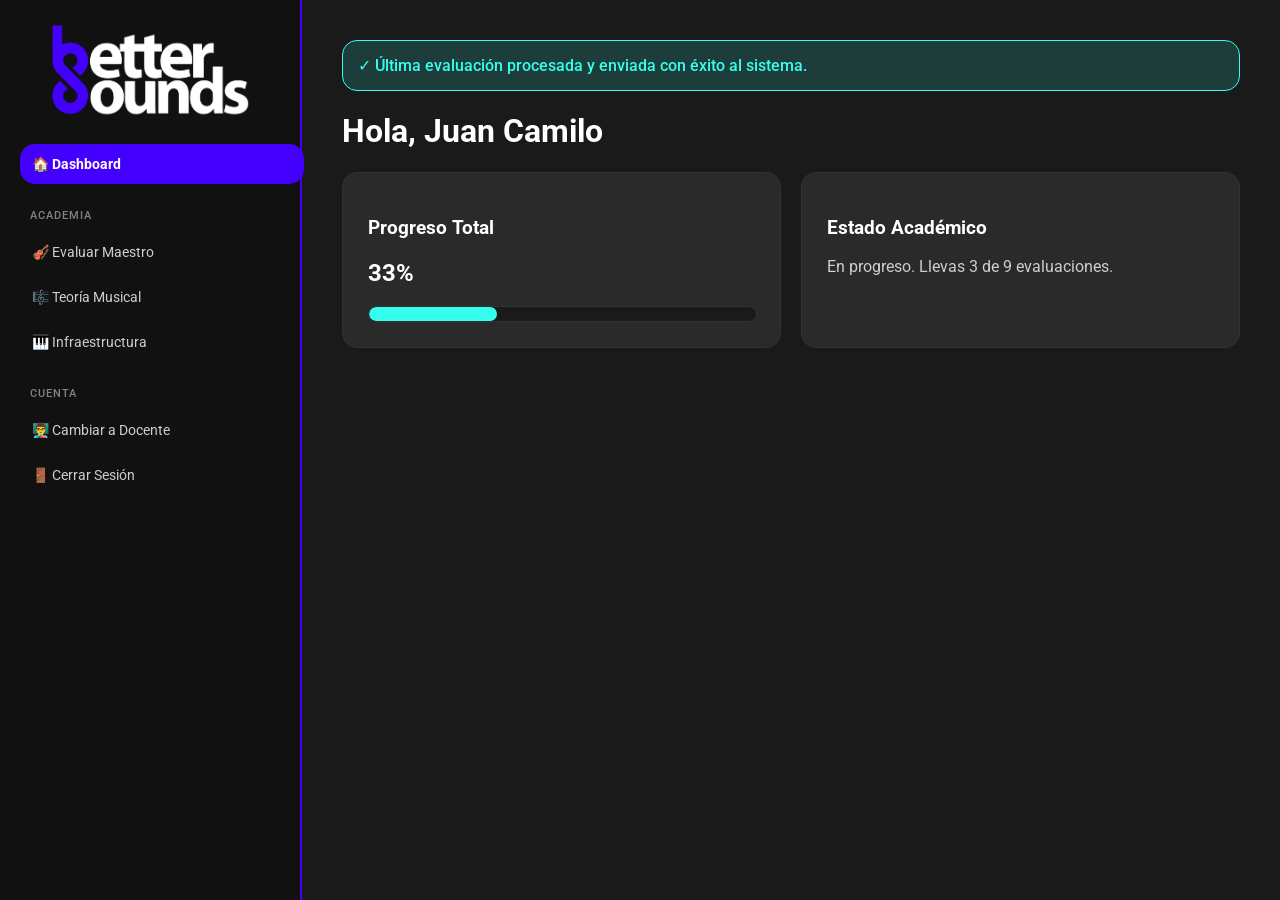
<file: dashboard.html>
<!DOCTYPE html>
<html lang="es">
<head>
    <meta charset="UTF-8">
    <title>BetterSounds | University System</title>
    <link rel="preconnect" href="https://fonts.googleapis.com">
    <link rel="preconnect" href="https://fonts.gstatic.com" crossorigin>
    <link href="https://fonts.googleapis.com/css2?family=Roboto:wght@300;400;500;700&display=swap" rel="stylesheet">
    <link rel="stylesheet" href="styleDash.css">
</head>
<body>

    <div class="contenedorPrincipal">
        <div class="sidebar">
            <div class="areaLogo">
                <img src="logo2.png" alt="Logo" class="logoPequeno">
            </div>
         
            <div class="menu">
                <a href="dashboard.html" class="botonMenu activo" style="display:block; text-decoration:none;">🏠 Dashboard</a>
                
                <p class="etiqueta">ACADEMIA</p>
                <a href="evaluar-maestro.html" class="botonMenu" style="display:block; text-decoration:none;">🎻 Evaluar Maestro</a>
                <a href="evaluar-teoria.html" class="botonMenu" style="display:block; text-decoration:none;">🎼 Teoría Musical</a>
                <a href="evaluar-salas.html" class="botonMenu" style="display:block; text-decoration:none;">🎹 Infraestructura</a>
                
            

                <p class="etiqueta">CUENTA</p>
                <a href="docente-inicio.html" class="botonMenu" style="display:block; text-decoration:none;">👨‍🏫 Cambiar a Docente</a>
                <a href="dashboard.html" class="botonMenu" style="display:block; text-decoration:none;">🚪 Cerrar Sesión</a>
            </div>
        </div>

        <div class="contenido">
            <div id="vistaDashboard">
                <div style="background-color: #1c3d3a; border: 1px solid #35ffec; color: #35ffec; padding: 15px; border-radius: 15px; margin-bottom: 20px; font-weight: 500;">
                    ✓ Última evaluación procesada y enviada con éxito al sistema.
                </div>

                <h1>Hola, Juan Camilo</h1>
                <div class="tarjetasFlex">
                    <div class="tarjeta">
                        <h3>Progreso Total</h3>
                        <h2>33%</h2>
                        <div class="barraGris">
                            <div class="barraColor" style="width: 33%;"></div>
                        </div>
                    </div>
                    <div class="tarjeta">
                        <h3>Estado Académico</h3>
                        <p>En progreso. Llevas 3 de 9 evaluaciones.</p>
                    </div>
                </div>
            </div>
        </div>
    </div>

</body>
</html>
</file>
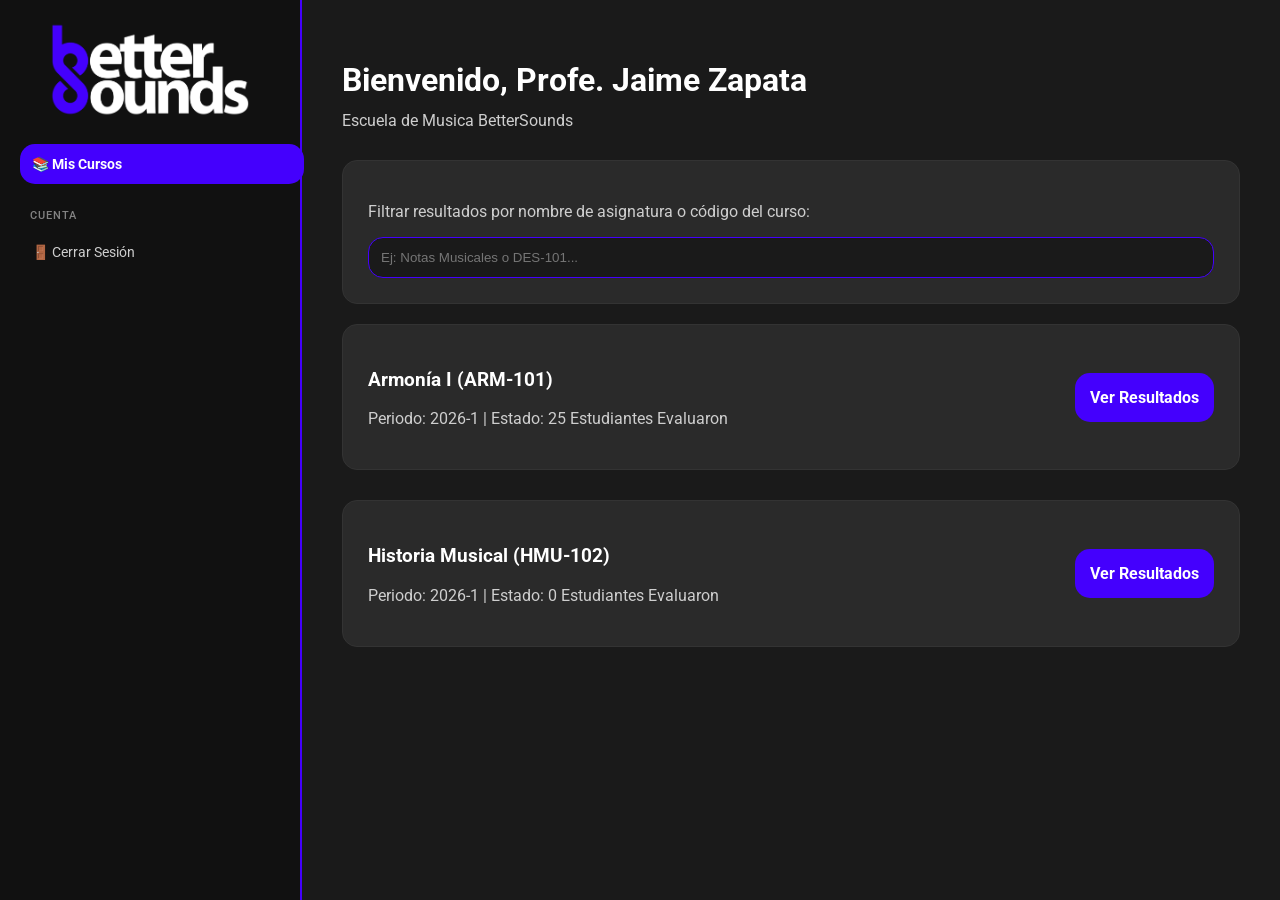
<file: docente-inicio.html>
<!DOCTYPE html>
<html lang="es">
<head>
    <meta charset="UTF-8">
    <title>Panel Docente | BetterSounds</title>
    <link rel="preconnect" href="https://fonts.googleapis.com">
    <link rel="preconnect" href="https://fonts.gstatic.com" crossorigin>
    <link href="https://fonts.googleapis.com/css2?family=Roboto:wght@300;400;500;700&display=swap" rel="stylesheet">
    <link rel="stylesheet" href="styleDash.css">
</head>
<body>
    <div class="contenedorPrincipal">
        <div class="sidebar">
            <div class="areaLogo">
                <img src="logo2.png" alt="Logo" class="logoPequeno">
            </div>
            <div class="menu">
                <a href="docente-inicio.html" class="botonMenu activo" style="display:block; text-decoration:none;">📚 Mis Cursos</a>
                <p class="etiqueta">CUENTA</p>
                <a href="dashboard.html" class="botonMenu" style="display:block; text-decoration:none;">🚪 Cerrar Sesión</a>
            </div>
        </div>

        <div class="contenido">
            <h1>Bienvenido, Profe. Jaime Zapata</h1>
            <p style="color: #CECECE; margin-top: -10px; margin-bottom: 30px;">Escuela de Musica BetterSounds</p>
            
            <div class="tarjeta" style="margin-bottom: 20px;">
                <p>Filtrar resultados por nombre de asignatura o código del curso:</p>
                <input type="text" placeholder="Ej: Notas Musicales o DES-101..." style="width: 100%; padding: 12px; border-radius: 15px; border: 1px solid #4400fd; background-color: #1a1a1a; color: white; box-sizing: border-box;">
            </div>

            <div class="tarjetasFlex" style="flex-direction: column;">
                <div class="tarjeta" style="display: flex; justify-content: space-between; align-items: center; margin-bottom: 10px;">
                    <div>
                        <h3>Armonía I (ARM-101)</h3>
                        <p>Periodo: 2026-1 | Estado: 25 Estudiantes Evaluaron</p>
                    </div>
                    <a href="docente-resultados.html" class="botonEnviar" style="width: auto; text-decoration: none;">Ver Resultados</a>
                </div>

                <div class="tarjeta" style="display: flex; justify-content: space-between; align-items: center;">
                    <div>
                        <h3>Historia Musical (HMU-102)</h3>
                        <p>Periodo: 2026-1 | Estado: 0 Estudiantes Evaluaron</p>
                    </div>
                    <a href="docente-vacio.html" class="botonEnviar" style="width: auto; text-decoration: none;">Ver Resultados</a>
                </div>
            </div>
        </div>
    </div>
</body>
</html>
</file>
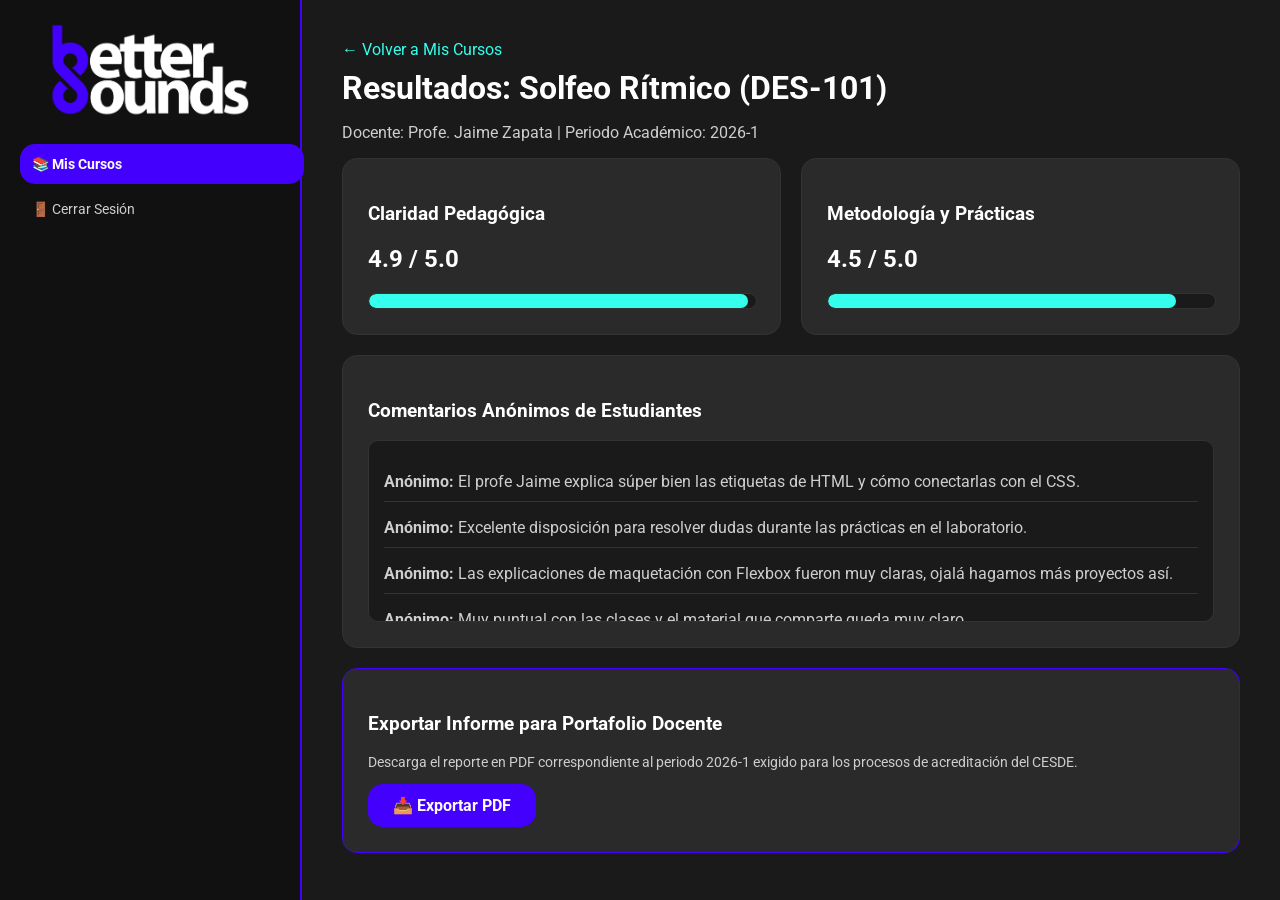
<file: docente-resultados.html>
<!DOCTYPE html>
<html lang="es">
<head>
    <meta charset="UTF-8">
    <title>Resultados | BetterSounds</title>
    <link rel="preconnect" href="https://fonts.googleapis.com">
    <link rel="preconnect" href="https://fonts.gstatic.com" crossorigin>
    <link href="https://fonts.googleapis.com/css2?family=Roboto:wght@300;400;500;700&display=swap" rel="stylesheet">
    <link rel="stylesheet" href="styleDash.css">
</head>
<body>
    <div class="contenedorPrincipal">
        <div class="sidebar">
            <div class="areaLogo">
                <img src="logo2.png" alt="Logo" class="logoPequeno">
            </div>
            <div class="menu">
                <a href="docente-inicio.html" class="botonMenu activo" style="display:block; text-decoration:none;">📚 Mis Cursos</a>
                <a href="dashboard.html" class="botonMenu" style="display:block; text-decoration:none;">🚪 Cerrar Sesión</a>
            </div>
        </div>

        <div class="contenido">
            <a href="docente-inicio.html" style="color: #35ffec; text-decoration: none;">&larr; Volver a Mis Cursos</a>
            
            <h1 style="margin-top: 10px;">Resultados: Solfeo Rítmico (DES-101)</h1>
            <p style="color: #CECECE; margin-top: -5px;">Docente: Profe. Jaime Zapata | Periodo Académico: 2026-1</p>

            <div class="tarjetasFlex" style="margin-bottom: 20px;">
                <div class="tarjeta">
                    <h3>Claridad Pedagógica</h3>
                    <h2>4.9 / 5.0</h2>
                    <div class="barraGris"><div class="barraColor" style="width: 98%;"></div></div>
                </div>
                <div class="tarjeta">
                    <h3>Metodología y Prácticas</h3>
                    <h2>4.5 / 5.0</h2>
                    <div class="barraGris"><div class="barraColor" style="width: 90%;"></div></div>
                </div>
            </div>

            <div class="tarjeta" style="margin-bottom: 20px;">
                <h3>Comentarios Anónimos de Estudiantes</h3>
                <div style="max-height: 150px; overflow-y: auto; background-color: #1a1a1a; padding: 15px; border-radius: 10px; border: 1px solid #333;">
                    <p style="border-bottom: 1px solid #333; padding-bottom: 10px;"><strong>Anónimo:</strong> El profe Jaime explica súper bien las etiquetas de HTML y cómo conectarlas con el CSS.</p>
                    <p style="border-bottom: 1px solid #333; padding-bottom: 10px;"><strong>Anónimo:</strong> Excelente disposición para resolver dudas durante las prácticas en el laboratorio.</p>
                    <p style="border-bottom: 1px solid #333; padding-bottom: 10px;"><strong>Anónimo:</strong> Las explicaciones de maquetación con Flexbox fueron muy claras, ojalá hagamos más proyectos así.</p>
                    <p style="padding-bottom: 10px;"><strong>Anónimo:</strong> Muy puntual con las clases y el material que comparte queda muy claro.</p>
                </div>
            </div>

            <div class="tarjeta" style="border: 1px solid #4400fd;">
                <h3>Exportar Informe para Portafolio Docente</h3>
                <p style="font-size: 14px; color: #CECECE;">Descarga el reporte en PDF correspondiente al periodo 2026-1 exigido para los procesos de acreditación del CESDE.</p>
                <a href="#alertaDescarga" class="botonEnviar" style="text-decoration: none; text-align: center; display: inline-block; width: auto; padding: 12px 25px;">📥 Exportar PDF</a>
                
                <div id="alertaDescarga" class="seccion-vista" style="display: none; background-color: #3d1c1c; border: 1px solid #ff3535; color: #ff3535; padding: 15px; border-radius: 15px; margin-top: 15px;">
                    ❌ <strong>Error de red:</strong> La descarga falló debido a una conexión inestable. Tu sesión sigue activa. 
                    <a href="#alertaDescarga" style="color: #35ffec; margin-left: 10px; font-weight: bold;">🔄 Reintentar descarga</a>
                </div>
            </div>
            
            <style>#alertaDescarga:target { display: block !important; }</style>
        </div>
    </div>
</body>
</html>
</file>
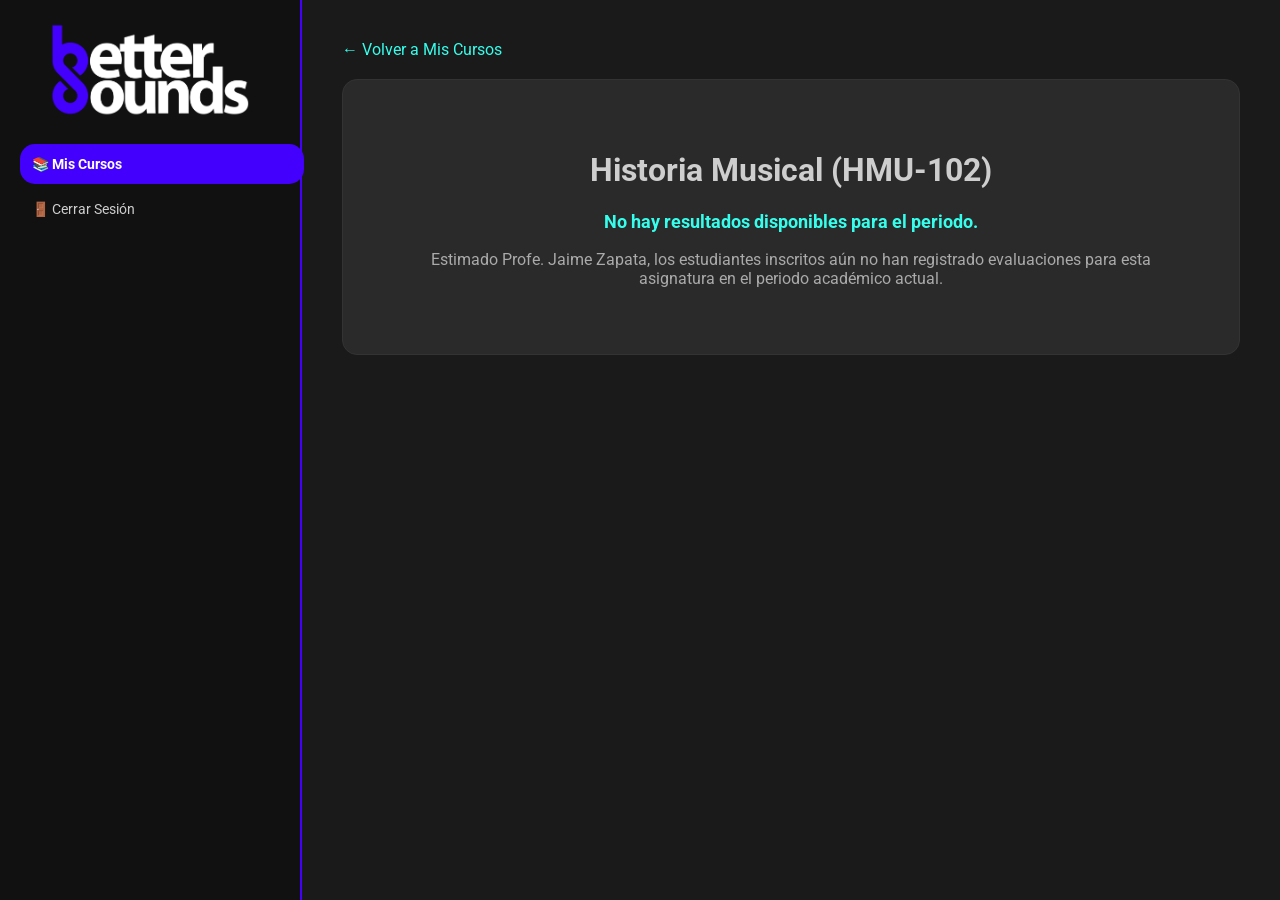
<file: docente-vacio.html>
<!DOCTYPE html>
<html lang="es">
<head>
    <meta charset="UTF-8">
    <title>Sin Resultados | BetterSounds</title>
    <link rel="preconnect" href="https://fonts.googleapis.com">
    <link rel="preconnect" href="https://fonts.gstatic.com" crossorigin>
    <link href="https://fonts.googleapis.com/css2?family=Roboto:wght@300;400;500;700&display=swap" rel="stylesheet">
    <link rel="stylesheet" href="styleDash.css">
</head>
<body>
    <div class="contenedorPrincipal">
        <div class="sidebar">
            <div class="areaLogo"><img src="logo2.png" alt="Logo" class="logoPequeno"></div>
            <div class="menu">
                <a href="docente-inicio.html" class="botonMenu activo" style="display:block; text-decoration:none;">📚 Mis Cursos</a>
                <a href="dashboard.html" class="botonMenu" style="display:block; text-decoration:none;">🚪 Cerrar Sesión</a>
            </div>
        </div>
        <div class="contenido">
            <a href="docente-inicio.html" style="color: #35ffec; text-decoration: none;">&larr; Volver a Mis Cursos</a>
            <div class="tarjeta" style="margin-top: 20px; text-align: center; padding: 50px;">
                <h1 style="color: #CECECE;">Historia Musical (HMU-102)</h1>
                <p style="font-size: 18px; color: #35ffec; font-weight: bold;">No hay resultados disponibles para el periodo.</p>
                <p style="color: #aaaaaa;">Estimado Profe. Jaime Zapata, los estudiantes inscritos aún no han registrado evaluaciones para esta asignatura en el periodo académico actual.</p>
            </div>
        </div>
    </div>
</body>
</html>
</file>
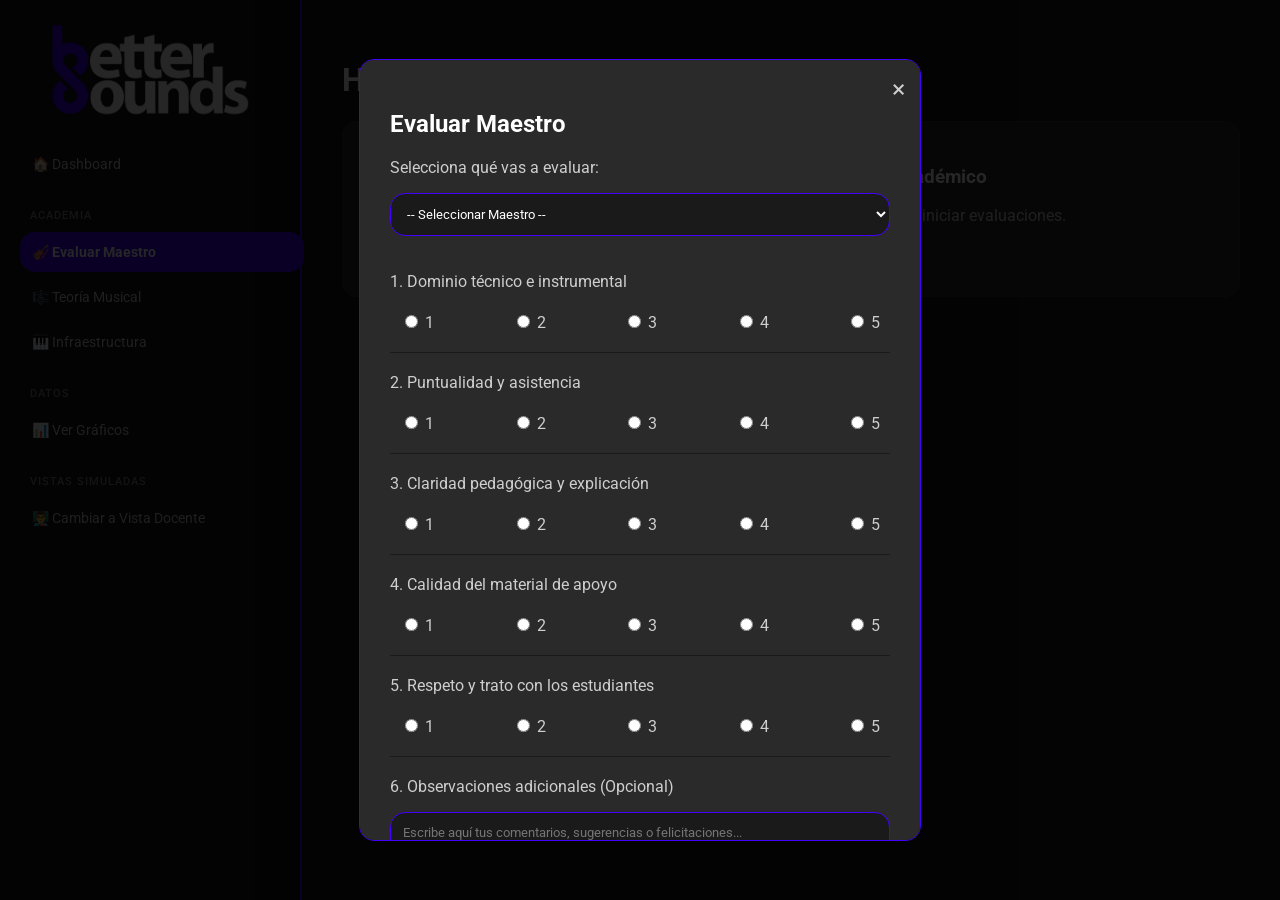
<file: evaluar-maestro.html>
<!DOCTYPE html>
<html lang="es">
<head>
    <meta charset="UTF-8">
    <title>BetterSounds | University System</title>
    <link rel="preconnect" href="https://fonts.googleapis.com">
    <link rel="preconnect" href="https://fonts.gstatic.com" crossorigin>
    <link href="https://fonts.googleapis.com/css2?family=Roboto:wght@300;400;500;700&display=swap" rel="stylesheet">
    <link rel="stylesheet" href="styleDash.css">
</head>
<body>

    <div class="contenedorPrincipal">
        <div class="sidebar">
            <div class="areaLogo">
                <img src="logo2.png" alt="Logo" class="logoPequeno">
            </div>
         
            <div class="menu">
                <a href="dashboard.html" class="botonMenu" style="display:block; text-decoration:none;">🏠 Dashboard</a>
                <p class="etiqueta">ACADEMIA</p>
                <a href="evaluar-maestro.html" class="botonMenu activo" style="display:block; text-decoration:none;">🎻 Evaluar Maestro</a>
                <a href="evaluar-teoria.html" class="botonMenu" style="display:block; text-decoration:none;">🎼 Teoría Musical</a>
                <a href="evaluar-salas.html" class="botonMenu" style="display:block; text-decoration:none;">🎹 Infraestructura</a>
                
                <p class="etiqueta">DATOS</p>
                <a href="reportes.html" class="botonMenu" style="display:block; text-decoration:none;">📊 Ver Gráficos</a>

                <p class="etiqueta">VISTAS SIMULADAS</p>
                <a href="docente-inicio.html" class="botonMenu" style="display:block; text-decoration:none;">👨‍🏫 Cambiar a Vista Docente</a>
            
            </div>
        </div>

        <div class="contenido">
            <div id="vistaDashboard">
                <h1>Hola, Juan Camilo</h1>
                <div class="tarjetasFlex">
                    <div class="tarjeta">
                        <h3>Progreso Total</h3>
                        <h2>0%</h2>
                        <div class="barraGris">
                            <div class="barraColor" style="width: 0%;"></div>
                        </div>
                    </div>
                    <div class="tarjeta">
                        <h3>Estado Académico</h3>
                        <p>Pendiente de iniciar evaluaciones.</p>
                    </div>
                </div>
            </div>
        </div>
    </div>

    <div id="modalVentana" class="fondoModal" style="display: flex;">
        <form action="dashboard.html" method="GET" class="cajaModal">
            <a href="dashboard.html" class="botonCerrar" style="text-decoration: none;">&times;</a>
            <h2>Evaluar Maestro</h2>
            <p>Selecciona qué vas a evaluar:</p>
            <select required>
                <option value="">-- Seleccionar Maestro --</option>
                <option>Profe. Jaime Zapata</option>
                <option>Profe. Jonathan Piedrahita</option>
                <option>Profe. Albeiro Muriel</option>
            </select>

            <div class="preguntaBloque">
                <p>1. Dominio técnico e instrumental</p>
                <div style="display:flex; justify-content:space-between;">
                    <label><input type="radio" name="m1" value="1" required> 1</label>
                    <label><input type="radio" name="m1" value="2"> 2</label>
                    <label><input type="radio" name="m1" value="3"> 3</label>
                    <label><input type="radio" name="m1" value="4"> 4</label>
                    <label><input type="radio" name="m1" value="5"> 5</label>
                </div>
            </div>

            <div class="preguntaBloque">
                <p>2. Puntualidad y asistencia</p>
                <div style="display:flex; justify-content:space-between;">
                    <label><input type="radio" name="m2" value="1" required> 1</label>
                    <label><input type="radio" name="m2" value="2"> 2</label>
                    <label><input type="radio" name="m2" value="3"> 3</label>
                    <label><input type="radio" name="m2" value="4"> 4</label>
                    <label><input type="radio" name="m2" value="5"> 5</label>
                </div>
            </div>

            <div class="preguntaBloque">
                <p>3. Claridad pedagógica y explicación</p>
                <div style="display:flex; justify-content:space-between;">
                    <label><input type="radio" name="m3" value="1" required> 1</label>
                    <label><input type="radio" name="m3" value="2"> 2</label>
                    <label><input type="radio" name="m3" value="3"> 3</label>
                    <label><input type="radio" name="m3" value="4"> 4</label>
                    <label><input type="radio" name="m3" value="5"> 5</label>
                </div>
            </div>

            <div class="preguntaBloque">
                <p>4. Calidad del material de apoyo</p>
                <div style="display:flex; justify-content:space-between;">
                    <label><input type="radio" name="m4" value="1" required> 1</label>
                    <label><input type="radio" name="m4" value="2"> 2</label>
                    <label><input type="radio" name="m4" value="3"> 3</label>
                    <label><input type="radio" name="m4" value="4"> 4</label>
                    <label><input type="radio" name="m4" value="5"> 5</label>
                </div>
            </div>

            <div class="preguntaBloque">
                <p>5. Respeto y trato con los estudiantes</p>
                <div style="display:flex; justify-content:space-between;">
                    <label><input type="radio" name="m5" value="1" required> 1</label>
                    <label><input type="radio" name="m5" value="2"> 2</label>
                    <label><input type="radio" name="m5" value="3"> 3</label>
                    <label><input type="radio" name="m5" value="4"> 4</label>
                    <label><input type="radio" name="m5" value="5"> 5</label>
                </div>
            </div>

            <div class="preguntaBloque" style="border-bottom: none;">
                <p>6. Observaciones adicionales (Opcional)</p>
                <textarea name="comentarios" placeholder="Escribe aquí tus comentarios, sugerencias o felicitaciones..." style="width: 100%; padding: 12px; background-color: #1a1a1a; color: #ffffff; border: 1px solid #4400fd; border-radius: 15px; font-family: 'Roboto', sans-serif; box-sizing: border-box; min-height: 90px; resize: vertical; margin-bottom: 20px;"></textarea>
            </div>

            <button type="submit" class="botonEnviar">Enviar Evaluación</button>
        </form>
    </div>

</body>
</html>
</file>
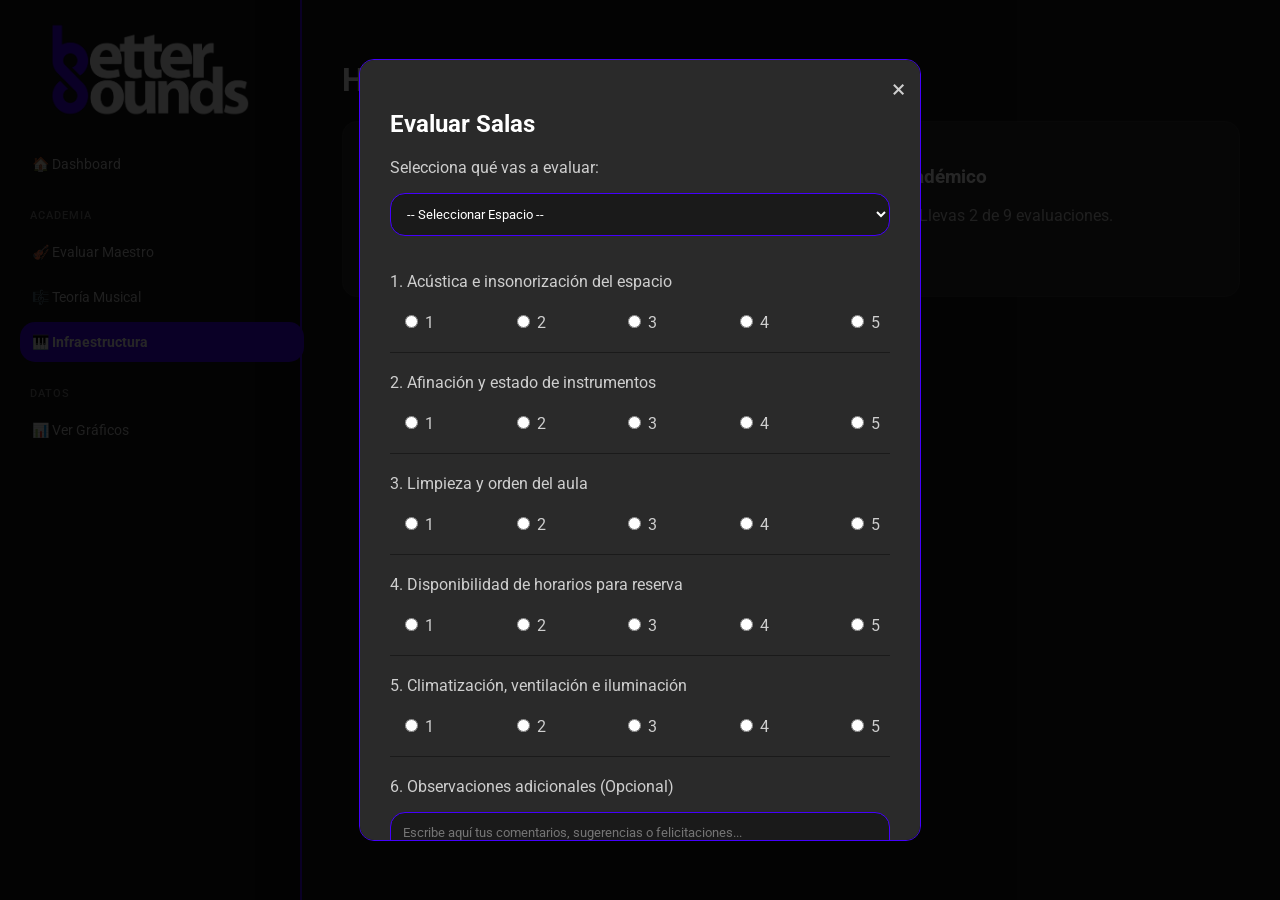
<file: evaluar-salas.html>
<!DOCTYPE html>
<html lang="es">
<head>
    <meta charset="UTF-8">
    <title>BetterSounds | University System</title>
    <link rel="preconnect" href="https://fonts.googleapis.com">
    <link rel="preconnect" href="https://fonts.gstatic.com" crossorigin>
    <link href="https://fonts.googleapis.com/css2?family=Roboto:wght@300;400;500;700&display=swap" rel="stylesheet">
    <link rel="stylesheet" href="styleDash.css">
</head>
<body>

    <div class="contenedorPrincipal">
        <div class="sidebar">
            <div class="areaLogo">
                <img src="logo2.png" alt="Logo" class="logoPequeno">
            </div>
         
            <div class="menu">
                <a href="dashboard.html" class="botonMenu" style="display:block; text-decoration:none;">🏠 Dashboard</a>
                <p class="etiqueta">ACADEMIA</p>
                <a href="evaluar-maestro.html" class="botonMenu" style="display:block; text-decoration:none;">🎻 Evaluar Maestro</a>
                <a href="evaluar-teoria.html" class="botonMenu" style="display:block; text-decoration:none;">🎼 Teoría Musical</a>
                <a href="evaluar-salas.html" class="botonMenu activo" style="display:block; text-decoration:none;">🎹 Infraestructura</a>
                
                <p class="etiqueta">DATOS</p>
                <a href="reportes.html" class="botonMenu" style="display:block; text-decoration:none;">📊 Ver Gráficos</a>
            </div>
        </div>

        <div class="contenido">
            <div id="vistaDashboard">
                <h1>Hola, Juan Camilo</h1>
                <div class="tarjetasFlex">
                    <div class="tarjeta">
                        <h3>Progreso Total</h3>
                        <h2>22%</h2>
                        <div class="barraGris">
                            <div class="barraColor" style="width: 22%;"></div>
                        </div>
                    </div>
                    <div class="tarjeta">
                        <h3>Estado Académico</h3>
                        <p>En progreso. Llevas 2 de 9 evaluaciones.</p>
                    </div>
                </div>
            </div>
        </div>
    </div>

    <div id="modalVentana" class="fondoModal" style="display: flex;">
        <form action="dashboard.html" method="GET" class="cajaModal">
            <a href="dashboard.html" class="botonCerrar" style="text-decoration: none;">&times;</a>
            <h2>Evaluar Salas</h2>
            <p>Selecciona qué vas a evaluar:</p>
            <select required>
                <option value="">-- Seleccionar Espacio --</option>
                <option>Sala Pianos</option>
                <option>Auditorio A</option>
                <option>Cabina Grabación</option>
            </select>

            <div class="preguntaBloque">
                <p>1. Acústica e insonorización del espacio</p>
                <div style="display:flex; justify-content:space-between;">
                    <label><input type="radio" name="s1" value="1" required> 1</label>
                    <label><input type="radio" name="s1" value="2"> 2</label>
                    <label><input type="radio" name="s1" value="3"> 3</label>
                    <label><input type="radio" name="s1" value="4"> 4</label>
                    <label><input type="radio" name="s1" value="5"> 5</label>
                </div>
            </div>

            <div class="preguntaBloque">
                <p>2. Afinación y estado de instrumentos</p>
                <div style="display:flex; justify-content:space-between;">
                    <label><input type="radio" name="s2" value="1" required> 1</label>
                    <label><input type="radio" name="s2" value="2"> 2</label>
                    <label><input type="radio" name="s2" value="3"> 3</label>
                    <label><input type="radio" name="s2" value="4"> 4</label>
                    <label><input type="radio" name="s2" value="5"> 5</label>
                </div>
            </div>

            <div class="preguntaBloque">
                <p>3. Limpieza y orden del aula</p>
                <div style="display:flex; justify-content:space-between;">
                    <label><input type="radio" name="s3" value="1" required> 1</label>
                    <label><input type="radio" name="s3" value="2"> 2</label>
                    <label><input type="radio" name="s3" value="3"> 3</label>
                    <label><input type="radio" name="s3" value="4"> 4</label>
                    <label><input type="radio" name="s3" value="5"> 5</label>
                </div>
            </div>

            <div class="preguntaBloque">
                <p>4. Disponibilidad de horarios para reserva</p>
                <div style="display:flex; justify-content:space-between;">
                    <label><input type="radio" name="s4" value="1" required> 1</label>
                    <label><input type="radio" name="s4" value="2"> 2</label>
                    <label><input type="radio" name="s4" value="3"> 3</label>
                    <label><input type="radio" name="s4" value="4"> 4</label>
                    <label><input type="radio" name="s4" value="5"> 5</label>
                </div>
            </div>

            <div class="preguntaBloque">
                <p>5. Climatización, ventilación e iluminación</p>
                <div style="display:flex; justify-content:space-between;">
                    <label><input type="radio" name="s5" value="1" required> 1</label>
                    <label><input type="radio" name="s5" value="2"> 2</label>
                    <label><input type="radio" name="s5" value="3"> 3</label>
                    <label><input type="radio" name="s5" value="4"> 4</label>
                    <label><input type="radio" name="s5" value="5"> 5</label>
                </div>
            </div>
            <div class="preguntaBloque" style="border-bottom: none;">
                <p>6. Observaciones adicionales (Opcional)</p>
                <textarea name="comentarios" placeholder="Escribe aquí tus comentarios, sugerencias o felicitaciones..." style="width: 100%; padding: 12px; background-color: #1a1a1a; color: #ffffff; border: 1px solid #4400fd; border-radius: 15px; font-family: 'Roboto', sans-serif; box-sizing: border-box; min-height: 90px; resize: vertical; margin-bottom: 20px;"></textarea>
            </div>    
            <button type="submit" class="botonEnviar">Enviar Evaluación</button>
        </form>
    </div>

</body>
</html>
</file>
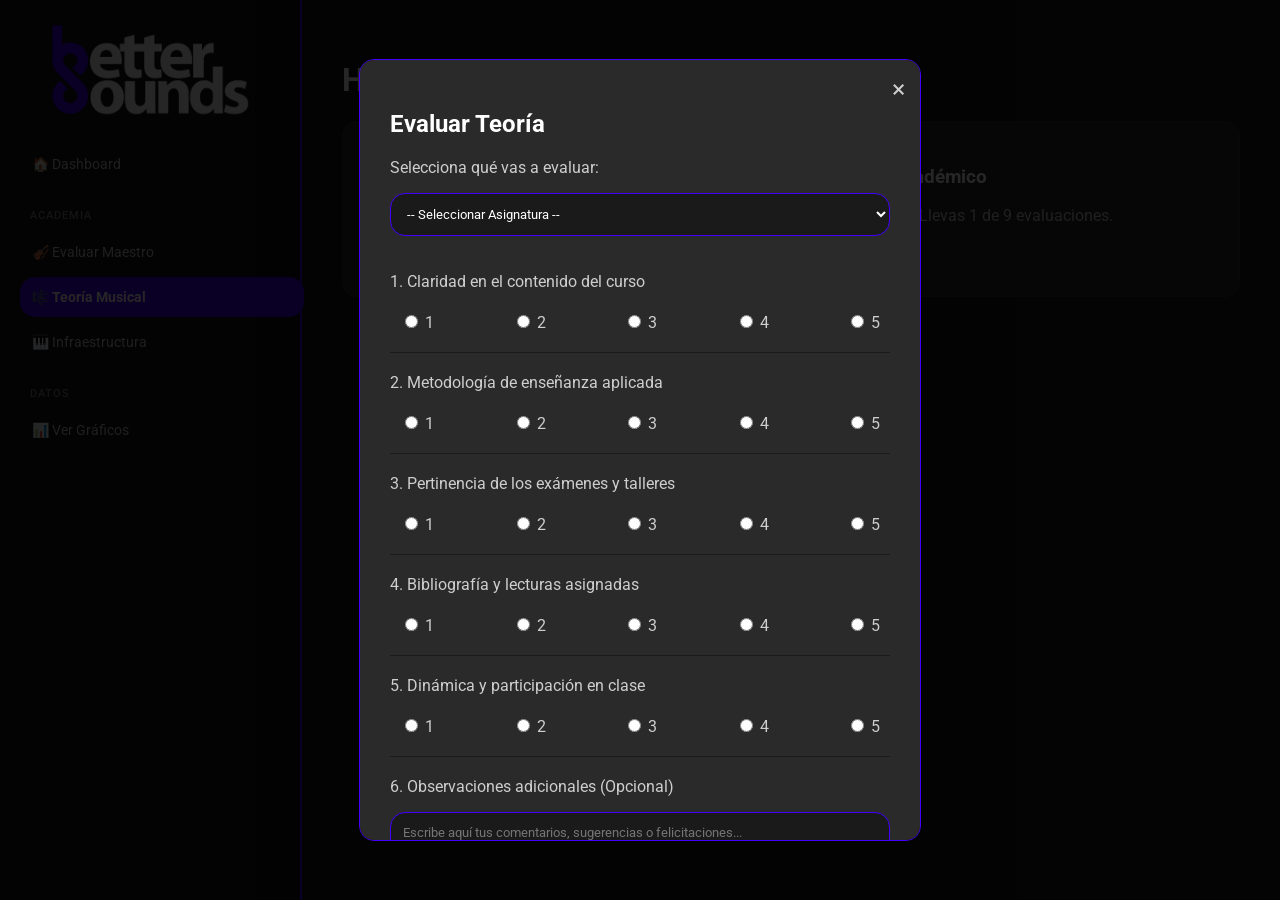
<file: evaluar-teoria.html>
<!DOCTYPE html>
<html lang="es">
<head>
    <meta charset="UTF-8">
    <title>BetterSounds | University System</title>
    <link rel="preconnect" href="https://fonts.googleapis.com">
    <link rel="preconnect" href="https://fonts.gstatic.com" crossorigin>
    <link href="https://fonts.googleapis.com/css2?family=Roboto:wght@300;400;500;700&display=swap" rel="stylesheet">
    <link rel="stylesheet" href="styleDash.css">
</head>
<body>

    <div class="contenedorPrincipal">
        <div class="sidebar">
            <div class="areaLogo">
                <img src="logo2.png" alt="Logo" class="logoPequeno">
            </div>
         
            <div class="menu">
                <a href="dashboard.html" class="botonMenu" style="display:block; text-decoration:none;">🏠 Dashboard</a>
                <p class="etiqueta">ACADEMIA</p>
                <a href="evaluar-maestro.html" class="botonMenu" style="display:block; text-decoration:none;">🎻 Evaluar Maestro</a>
                <a href="evaluar-teoria.html" class="botonMenu activo" style="display:block; text-decoration:none;">🎼 Teoría Musical</a>
                <a href="evaluar-salas.html" class="botonMenu" style="display:block; text-decoration:none;">🎹 Infraestructura</a>
                
                <p class="etiqueta">DATOS</p>
                <a href="reportes.html" class="botonMenu" style="display:block; text-decoration:none;">📊 Ver Gráficos</a>
            </div>
        </div>

        <div class="contenido">
            <div id="vistaDashboard">
                <h1>Hola, Juan Camilo</h1>
                <div class="tarjetasFlex">
                    <div class="tarjeta">
                        <h3>Progreso Total</h3>
                        <h2>11%</h2>
                        <div class="barraGris">
                            <div class="barraColor" style="width: 11%;"></div>
                        </div>
                    </div>
                    <div class="tarjeta">
                        <h3>Estado Académico</h3>
                        <p>En progreso. Llevas 1 de 9 evaluaciones.</p>
                    </div>
                </div>
            </div>
        </div>
    </div>

    <div id="modalVentana" class="fondoModal" style="display: flex;">
        <form action="dashboard.html" method="GET" class="cajaModal">
            <a href="dashboard.html" class="botonCerrar" style="text-decoration: none;">&times;</a>
            <h2>Evaluar Teoría</h2>
            <p>Selecciona qué vas a evaluar:</p>
            <select required>
                <option value="">-- Seleccionar Asignatura --</option>
                <option>Armonía I</option>
                <option>Solfeo Rítmico</option>
                <option>Historia Música</option>
            </select>

            <div class="preguntaBloque">
                <p>1. Claridad en el contenido del curso</p>
                <div style="display:flex; justify-content:space-between;">
                    <label><input type="radio" name="t1" value="1" required> 1</label>
                    <label><input type="radio" name="t1" value="2"> 2</label>
                    <label><input type="radio" name="t1" value="3"> 3</label>
                    <label><input type="radio" name="t1" value="4"> 4</label>
                    <label><input type="radio" name="t1" value="5"> 5</label>
                </div>
            </div>

            <div class="preguntaBloque">
                <p>2. Metodología de enseñanza aplicada</p>
                <div style="display:flex; justify-content:space-between;">
                    <label><input type="radio" name="t2" value="1" required> 1</label>
                    <label><input type="radio" name="t2" value="2"> 2</label>
                    <label><input type="radio" name="t2" value="3"> 3</label>
                    <label><input type="radio" name="t2" value="4"> 4</label>
                    <label><input type="radio" name="t2" value="5"> 5</label>
                </div>
            </div>

            <div class="preguntaBloque">
                <p>3. Pertinencia de los exámenes y talleres</p>
                <div style="display:flex; justify-content:space-between;">
                    <label><input type="radio" name="t3" value="1" required> 1</label>
                    <label><input type="radio" name="t3" value="2"> 2</label>
                    <label><input type="radio" name="t3" value="3"> 3</label>
                    <label><input type="radio" name="t3" value="4"> 4</label>
                    <label><input type="radio" name="t3" value="5"> 5</label>
                </div>
            </div>

            <div class="preguntaBloque">
                <p>4. Bibliografía y lecturas asignadas</p>
                <div style="display:flex; justify-content:space-between;">
                    <label><input type="radio" name="t4" value="1" required> 1</label>
                    <label><input type="radio" name="t4" value="2"> 2</label>
                    <label><input type="radio" name="t4" value="3"> 3</label>
                    <label><input type="radio" name="t4" value="4"> 4</label>
                    <label><input type="radio" name="t4" value="5"> 5</label>
                </div>
            </div>

            <div class="preguntaBloque">
                <p>5. Dinámica y participación en clase</p>
                <div style="display:flex; justify-content:space-between;">
                    <label><input type="radio" name="t5" value="1" required> 1</label>
                    <label><input type="radio" name="t5" value="2"> 2</label>
                    <label><input type="radio" name="t5" value="3"> 3</label>
                    <label><input type="radio" name="t5" value="4"> 4</label>
                    <label><input type="radio" name="t5" value="5"> 5</label>
                </div>
            </div>
                <div class="preguntaBloque" style="border-bottom: none;">
                <p>6. Observaciones adicionales (Opcional)</p>
                <textarea name="comentarios" placeholder="Escribe aquí tus comentarios, sugerencias o felicitaciones..." style="width: 100%; padding: 12px; background-color: #1a1a1a; color: #ffffff; border: 1px solid #4400fd; border-radius: 15px; font-family: 'Roboto', sans-serif; box-sizing: border-box; min-height: 90px; resize: vertical; margin-bottom: 20px;"></textarea>
            </div>
            <button type="submit" class="botonEnviar">Enviar Evaluación</button>
        </form>
    </div>

</body>
</html>
</file>
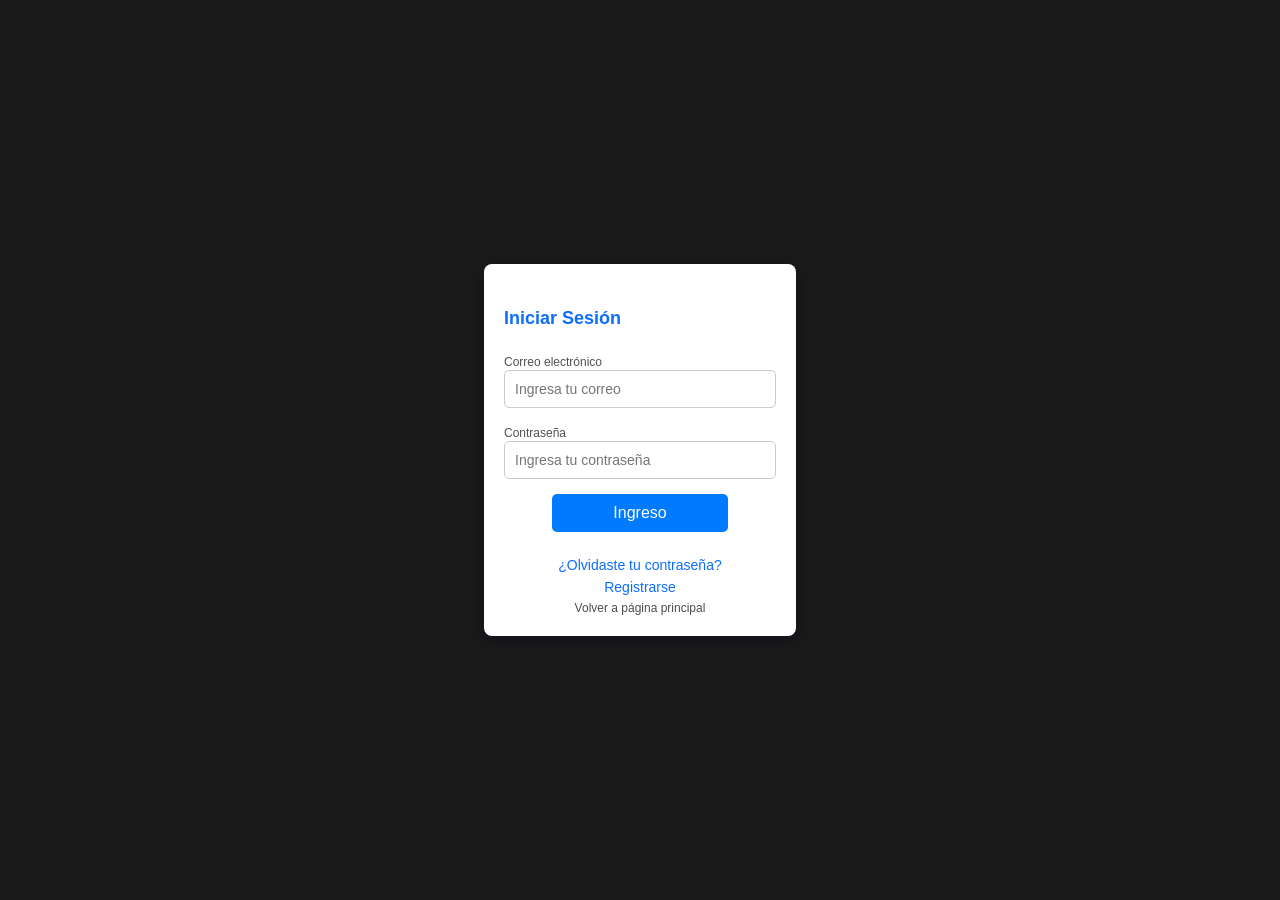
<file: ingreso.html>
<!DOCTYPE html>
<html lang="es">
<head>
    <meta charset="UTF-8">
    <meta name="viewport" content="width=device-width, initial-scale=1.0">
    <title>Login</title>

    <!-- Bootstrap -->
    <!-- <link href="https://cdn.jsdelivr.net/npm/bootstrap@5.3.0/dist/css/bootstrap.min.css" rel="stylesheet"> -->

    <!-- CSS propio -->
    <link rel="stylesheet" href="./css/ingreso.css">
</head>
<body>

<div class="contenedorLogin">
    <div class="loginBox">
        <h4 class="texTitulo">Iniciar Sesión</h4>

        <form>
            <div class="mb-3">
                <label class="form-label">Correo electrónico</label>
                <input type="email" class="form-control" placeholder="Ingresa tu correo">
            </div>

            <div class="mb-3">
                <label class="form-label">Contraseña</label>
                <input type="password" class="form-control" placeholder="Ingresa tu contraseña">
            </div>
            <div id="btIngreso" class="btIngreso">
                <a href="dashboard.html" class="botonEnlace">Ingreso</a>
                <!-- <a href="dashboard.html"><button class="btn btn-primary">Ingresar</button></a> -->
            </div>

        </form>

        <div class="links">
            <a href="#">¿Olvidaste tu contraseña?</a><br>
            <a href="registro/registro.html">Registrarse</a><br>
            <a id="linkHome" href="index.html">Volver a página principal</a>
        </div>
    </div>
</div>

</body>
</html>
</file>
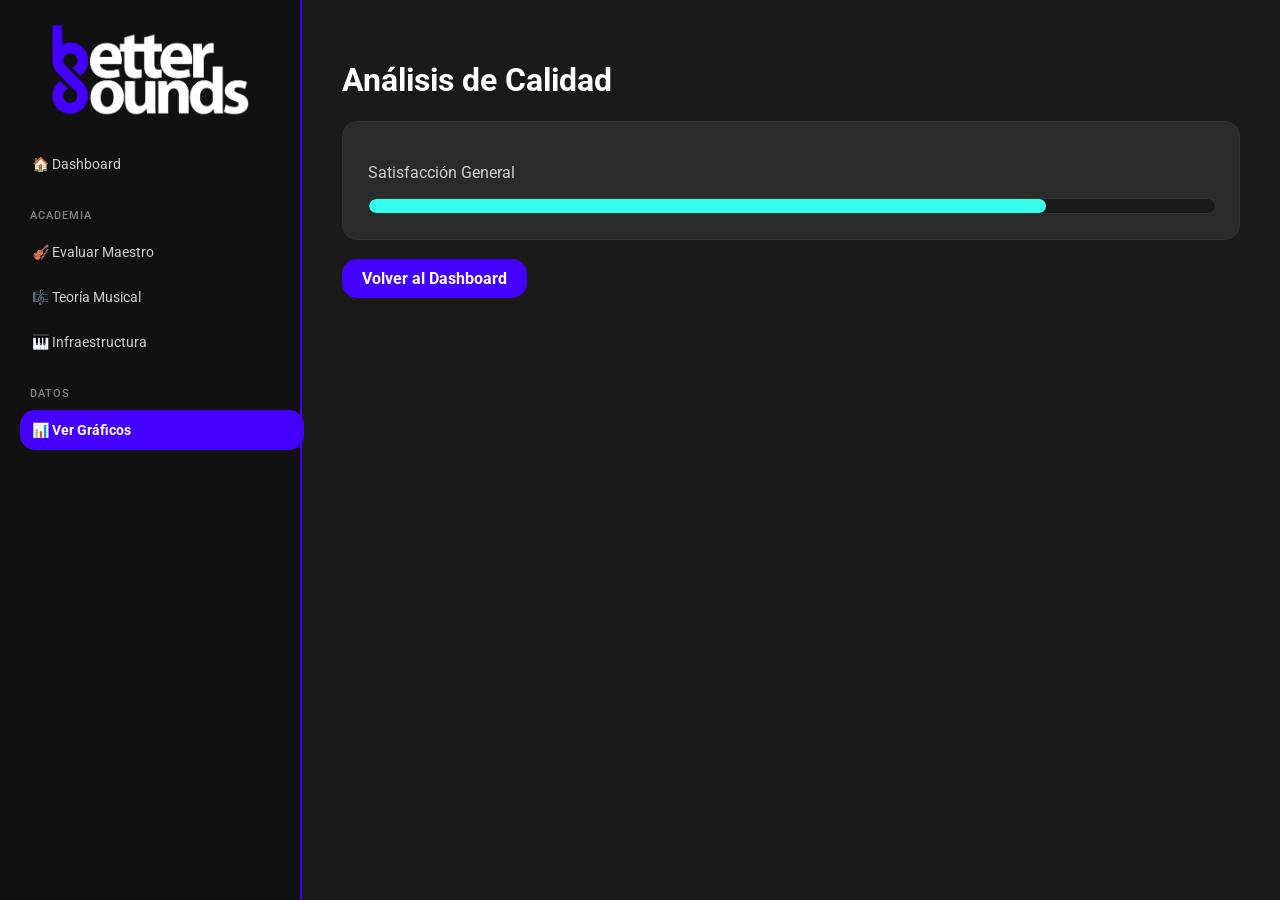
<file: reportes.html>
<!DOCTYPE html>
<html lang="es">
<head>
    <meta charset="UTF-8">
    <title>BetterSounds | University System</title>
    <link rel="preconnect" href="https://fonts.googleapis.com">
    <link rel="preconnect" href="https://fonts.gstatic.com" crossorigin>
    <link href="https://fonts.googleapis.com/css2?family=Roboto:wght@300;400;500;700&display=swap" rel="stylesheet">
    <link rel="stylesheet" href="styleDash.css">
</head>
<body>

    <div class="contenedorPrincipal">
        <div class="sidebar">
            <div class="areaLogo">
                <img src="logo2.png" alt="Logo" class="logoPequeno">
            </div>
         
            <div class="menu">
                <a href="dashboard.html" class="botonMenu" style="display:block; text-decoration:none;">🏠 Dashboard</a>
                <p class="etiqueta">ACADEMIA</p>
                <a href="evaluar-maestro.html" class="botonMenu" style="display:block; text-decoration:none;">🎻 Evaluar Maestro</a>
                <a href="evaluar-teoria.html" class="botonMenu" style="display:block; text-decoration:none;">🎼 Teoría Musical</a>
                <a href="dashboard.html" class="botonMenu" style="display:block; text-decoration:none;">🎹 Infraestructura</a>
                
                <p class="etiqueta">DATOS</p>
                <a href="reportes.html" class="botonMenu activo" style="display:block; text-decoration:none;">📊 Ver Gráficos</a>
            </div>
        </div>

        <div class="contenido">
            <div id="vistaReportes">
                <h1>Análisis de Calidad</h1>
                <div class="tarjeta">
                    <p>Satisfacción General</p>
                    <div class="barraGris"><div class="barraColor" style="width: 80%;"></div></div>
                </div>
                <br>
                <a href="dashboard.html" class="botonEnviar" style="text-decoration: none; display: inline-block; text-align: center; width: auto; padding: 10px 20px;">Volver al Dashboard</a>
            </div>
        </div>
    </div>

</body>
</html>
</file>
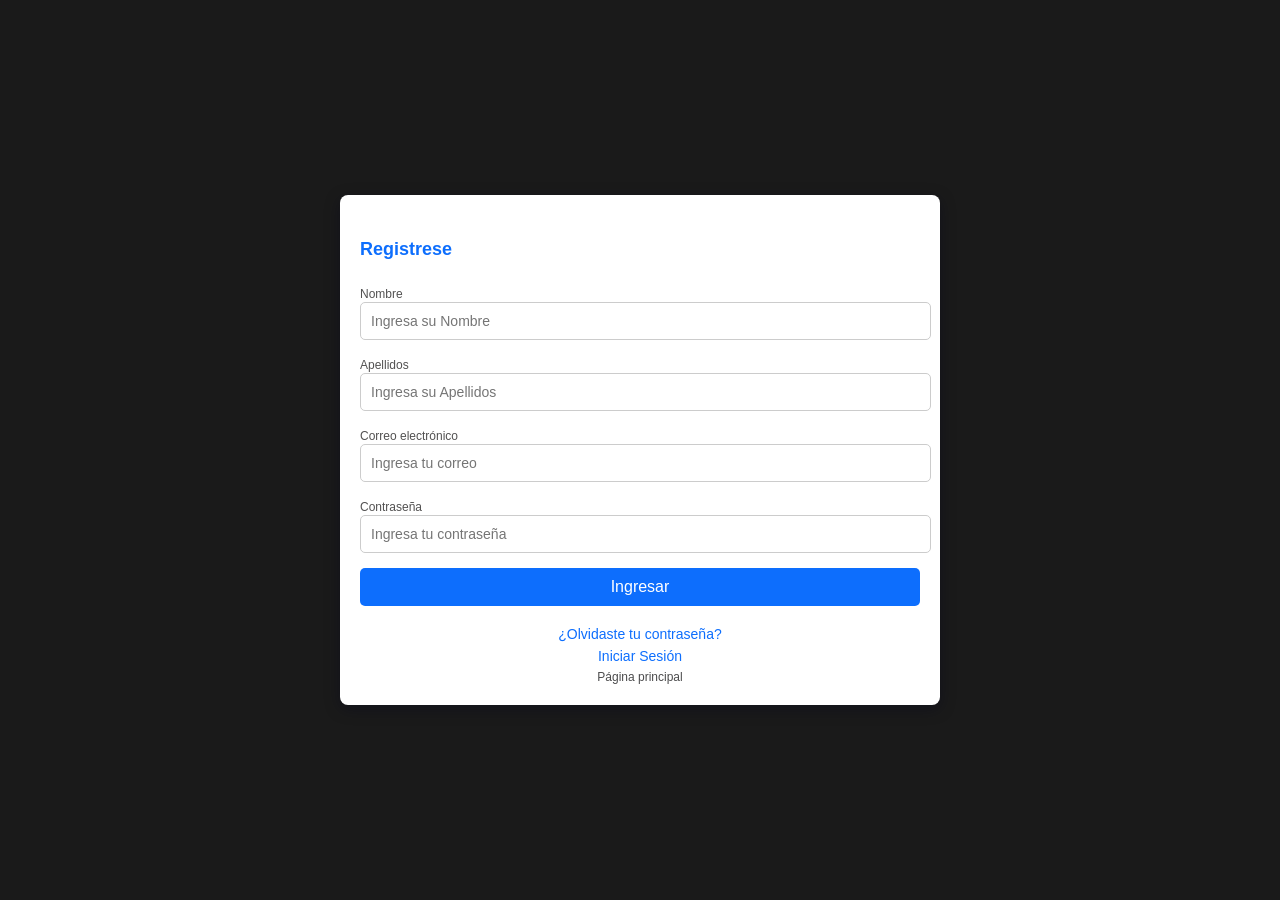
<file: registro/registro.html>
<!DOCTYPE html>
<html lang="es">
<head>
    <meta charset="UTF-8">
    <meta name="viewport" content="width=device-width, initial-scale=1.0">
    <title>Registro Better Sounds</title>

    <!-- Bootstrap -->
    <!-- <link href="https://cdn.jsdelivr.net/npm/bootstrap@5.3.0/dist/css/bootstrap.min.css" rel="stylesheet"> -->

    <!-- CSS propio -->
    <link rel="stylesheet" href="/css/registro.css">
</head>
<body>

<div class="contenedorLogin">
    <div class="loginBox">
        <h4 class="texTitulo">Registrese</h4>

        <form>
            <div class="mb-3">
                <label class="form-label">Nombre</label><br>
                <input type="email" class="form-control" placeholder="Ingresa su Nombre">
            </div>
            <div class="mb-3">
                <label class="form-label">Apellidos</label><br>
                <input type="email" class="form-control" placeholder="Ingresa su Apellidos">
            </div>
            <div class="mb-3">
                <label class="form-label">Correo electrónico</label><br>
                <input type="email" class="form-control" placeholder="Ingresa tu correo">
            </div>

            <div class="mb-3">
                <label class="form-label">Contraseña</label><br>
                <input type="password" class="form-control" placeholder="Ingresa tu contraseña">
            </div>

            <div class="d-grid">
                <button href="" class="btn btn-primary">Ingresar</button>
            </div>
        </form>

        <div class="links">
            <a href="#">¿Olvidaste tu contraseña?</a><br>
            <a href="/ingreso.html">Iniciar Sesión</a><br>
            <a id="linkHome" href="/index.html">Página principal</a>
        </div>
    </div>
</div>

</body>
</html>
</file>
<file: styleDash.css>
/* --- IMPORTACIÓN DE LA FUENTE ROBOTO --- */
@import url('https://fonts.googleapis.com/css2?family=Roboto:wght@300;400;500;700&display=swap');

/* --- ESTILOS GENERALES --- */
body {
    margin: 0;
    font-family: 'Roboto', Arial, sans-serif;
    background-color: #1a1a1a; 
    color: #CECECE; 
}

h1, h2, h3 {
    color: #ffffff;
    font-family: 'Roboto', Arial, sans-serif;
}

.contenedorPrincipal {
    display: flex;
    height: 100vh;
}

/* --- BARRA LATERAL --- */
.sidebar {
    width: 260px;
    background-color: #111111;
    border-right: 2px solid #4400fd;
    padding: 20px;
}

.areaLogo {
    text-align: center;
    margin-bottom: 20px;
}

.logoPequeno {
    width: 200px;
    height: 100px;
    object-fit: contain;
}

.etiqueta {
    color: #CECECE;
    opacity: 0.6;
    font-size: 11px;
    font-weight: 500;
    margin: 25px 0 10px 10px;
    letter-spacing: 1px;
}

.botonMenu {
    width: 100%;
    padding: 12px;
    background: none;
    border: none;
    color: #CECECE;
    text-align: left;
    cursor: pointer;
    border-radius: 15px;
    margin-bottom: 5px;
    font-family: 'Roboto', sans-serif;
    font-size: 14px;
    transition: all 0.3s ease;
}

.botonMenu:hover {
    background-color: #2a2a2a;
    color: #35ffec; 
}

/* AQUÍ ESTABA EL DETALLE: Forzamos el nuevo azul eléctrico */
.botonMenu.activo {
    background-color: #4400fd !important; 
    color: #ffffff !important;
    font-weight: bold;
}

/* --- CONTENIDO Y TARJETAS --- */
.contenido {
    flex: 1;
    padding: 40px;
    overflow-y: auto;
}

.tarjetasFlex {
    display: flex;
    gap: 20px;
}

.tarjeta {
    background-color: #2a2a2a; 
    padding: 25px;
    border-radius: 15px;
    border: 1px solid #333333;
    flex: 1;
}

/* --- BARRAS DE PROGRESO --- */
.barraGris {
    width: 100%;
    background-color: #1a1a1a;
    height: 14px;
    border-radius: 15px;
    margin-top: 15px;
    overflow: hidden;
    border: 1px solid #333333;
}

.barraColor {
    height: 100%;
    background-color: #35ffec !important; 
    border-radius: 15px;
    transition: width 0.5s ease;
}

/* --- VENTANA EMERGENTE (MODAL) --- */
.fondoModal {
    position: fixed;
    top: 0;
    left: 0;
    width: 100%;
    height: 100%;
    background-color: rgba(0, 0, 0, 0.85);
    display: none;
    justify-content: center;
    align-items: center;
    z-index: 1000;
}

.cajaModal {
    background-color: #2a2a2a;
    padding: 30px;
    border-radius: 15px; 
    width: 500px;
    max-height: 80vh;
    overflow-y: auto;
    border: 1px solid #4400fd; 
    position: relative;
}

.botonCerrar {
    position: absolute;
    top: 15px;
    right: 15px;
    background: none;
    border: none;
    color: #CECECE;
    font-size: 25px;
    cursor: pointer;
}

.preguntaBloque {
    margin-bottom: 20px;
    border-bottom: 1px solid #1a1a1a;
    padding-bottom: 15px;
}

/* --- FORMULARIOS --- */
select {
    width: 100%;
    padding: 12px;
    background-color: #1a1a1a;
    color: #ffffff;
    border: 1px solid #4400fd;
    border-radius: 15px; 
    margin-bottom: 20px;
    font-family: 'Roboto', sans-serif;
}

.botonEnviar {
    width: 100%;
    padding: 15px;
    background-color: #4400fd; 
    color: #ffffff;
    border: none;
    border-radius: 15px; 
    cursor: pointer;
    font-weight: bold;
    font-family: 'Roboto', sans-serif;
    font-size: 16px;
    transition: background-color 0.3s ease;
}

.botonEnviar:hover {
    background-color: #35ffec;
    color: #1a1a1a;
}

label {
    cursor: pointer;
    padding: 5px 10px;
    border-radius: 15px;
}

/*DISEÑO RESPONSIVO CON FLEXBOX */
@media (max-width: 768px) {
    
    /* 1. Cambiamos la dirección de fila a columna para que el menú quede arriba del contenido */
    .contenedorPrincipal {
        flex-direction: column;
        height: auto; 
    }

    /* 2. La barra lateral ahora ocupa todo el ancho de la pantalla del celular */
    .sidebar {
        width: 100%;
        border-right: none;
        border-bottom: 2px solid #4400fd;
        box-sizing: border-box; /* Evita que el padding dañe el ancho */
    }

    /* 3. Cambiamos la dirección de las tarjetas para que se apilen una debajo de otra */
    .tarjetasFlex {
        flex-direction: column;
    }

    /* 4. Hacemos que la caja del formulario emergente se encoja para caber en el celular */
    .cajaModal {
        width: 90%;
        max-height: 90vh;
    }
}
</file>
<file: css/ingreso.css>
/* Fondo azul y centrado total */
body {
    margin: 0;
    height: 100vh;
    background-color: #1A1A1A; /* azul tipo Bootstrap */
    display: flex;
    justify-content: center;
    align-items: center;
}

/* Contenedor externo (solo para centrar) */
.contenedorLogin {
    width: 300px;
    display: flex;
    justify-content: center;
    padding: 30px;
}

/* Caja blanca del login */

.texTitulo{
    font-family:Arial, Helvetica, sans-serif;
    font-size: 18px;
    font-weight: 300px;
    color:#0d6efd;
}
.loginBox {
    background: #ffffff;
    padding: 20px;
    border-radius: 8px;
    width: 100%;
    max-width: 300px; /* 🔥 límite de 300px */
    box-shadow: 0 4px 15px rgba(3, 5, 29, 0.342);
}

.form-control {
    width: 250px;
    padding: 10px;
    margin-bottom: 15px;
    border: 1px solid #ccc;
    border-radius: 5px;
    font-size: 14px;
    }

.form-label {
    font-family:Arial, Helvetica, sans-serif;
    font-size: 12px;
    color: rgb(82, 81, 81);
    
}

/*Boton de ingreso*/
.btn-primary{
    width: 100%;
    padding: 10px;
    background-color: #0d6efd;
    color: white;
    border: none;
    border-radius: 5px;
    font-size: 16px;
    cursor: pointer;
}

.botonEnlace {
  background-color: #007bff;
  width: 50%;
  color: white;
  padding: 10px 20px;
  text-align: center;
  text-decoration: none;
  border-radius: 5px;
  display: inline-block;
  font-family:Arial, Helvetica, sans-serif;
  font-size: 12x;
}

.btIngreso{
    text-align: center;
}

/* Links */

.links {
    text-align: center;
    margin-top: 20px;
    
}

.links a {
    display:inline-block;
    text-decoration: none;
    color: #0d6efd;
    font-family:Arial, Helvetica, sans-serif;
    font-size: 14px;
    margin-top: 5px;
}

#linkHome {
    display:inline-block;
    text-decoration: none;
    color: #4c4c4d;
    font-family:Arial, Helvetica, sans-serif;
    font-size: 12px;
    margin-top: 5px;
}

.links a:hover {
    text-decoration: underline;
}
</file>
<file: css/registro.css>
/* Fondo azul y centrado total */
body {
    margin: 0;
    height: 100vh;
    background-color: #1A1A1A; /* azul tipo Bootstrap */
    display: flex;
    justify-content: center;
    align-items: center;
}

/* Contenedor externo (solo para centrar) */
.contenedorLogin {
    display: flex;
    width: 600px;
    justify-content: center;
    padding: 30px;
}

/* Caja blanca del login */

.texTitulo{
    font-family:Arial, Helvetica, sans-serif;
    font-size: 18px;
    font-weight: 300px;
    color:#0d6efd;
}
.loginBox {
    background: #ffffff;
    padding: 20px;
    border-radius: 8px;
    width: 100%;
    max-width: 600px; /* 🔥 límite de 300px */
    box-shadow: 0 4px 15px rgba(3, 5, 29, 0.342);
}

.form-control {
    width: 98%;
    padding: 10px;
    margin-bottom: 15px;
    border: 1px solid #ccc;
    border-radius: 5px;
    font-size: 14px;
    }

.form-label {
    font-family:Arial, Helvetica, sans-serif;
    font-size: 12px;
    color: rgb(82, 81, 81);
    
}

/*Boton de ingreso*/
.btn-primary{
    width: 100%;
    padding: 10px;
    background-color: #0d6efd;
    color: white;
    border: none;
    border-radius: 5px;
    font-size: 16px;
    cursor: pointer;
}

/* Links */

.links {
    text-align: center;
    margin-top: 15px;
    
}

#linkHome {
    display:inline-block;
    text-decoration: none;
    color: #4c4c4d;
    font-family:Arial, Helvetica, sans-serif;
    font-size: 12px;
    margin-top: 5px;
}

.links a {
    display: inline-block;
    text-decoration: none;
    color: #0d6efd;
    font-family:Arial, Helvetica, sans-serif;
    font-size: 14px;
    margin-top: 5px;
}

.links a:hover {
    text-decoration: underline;
}
</file>
